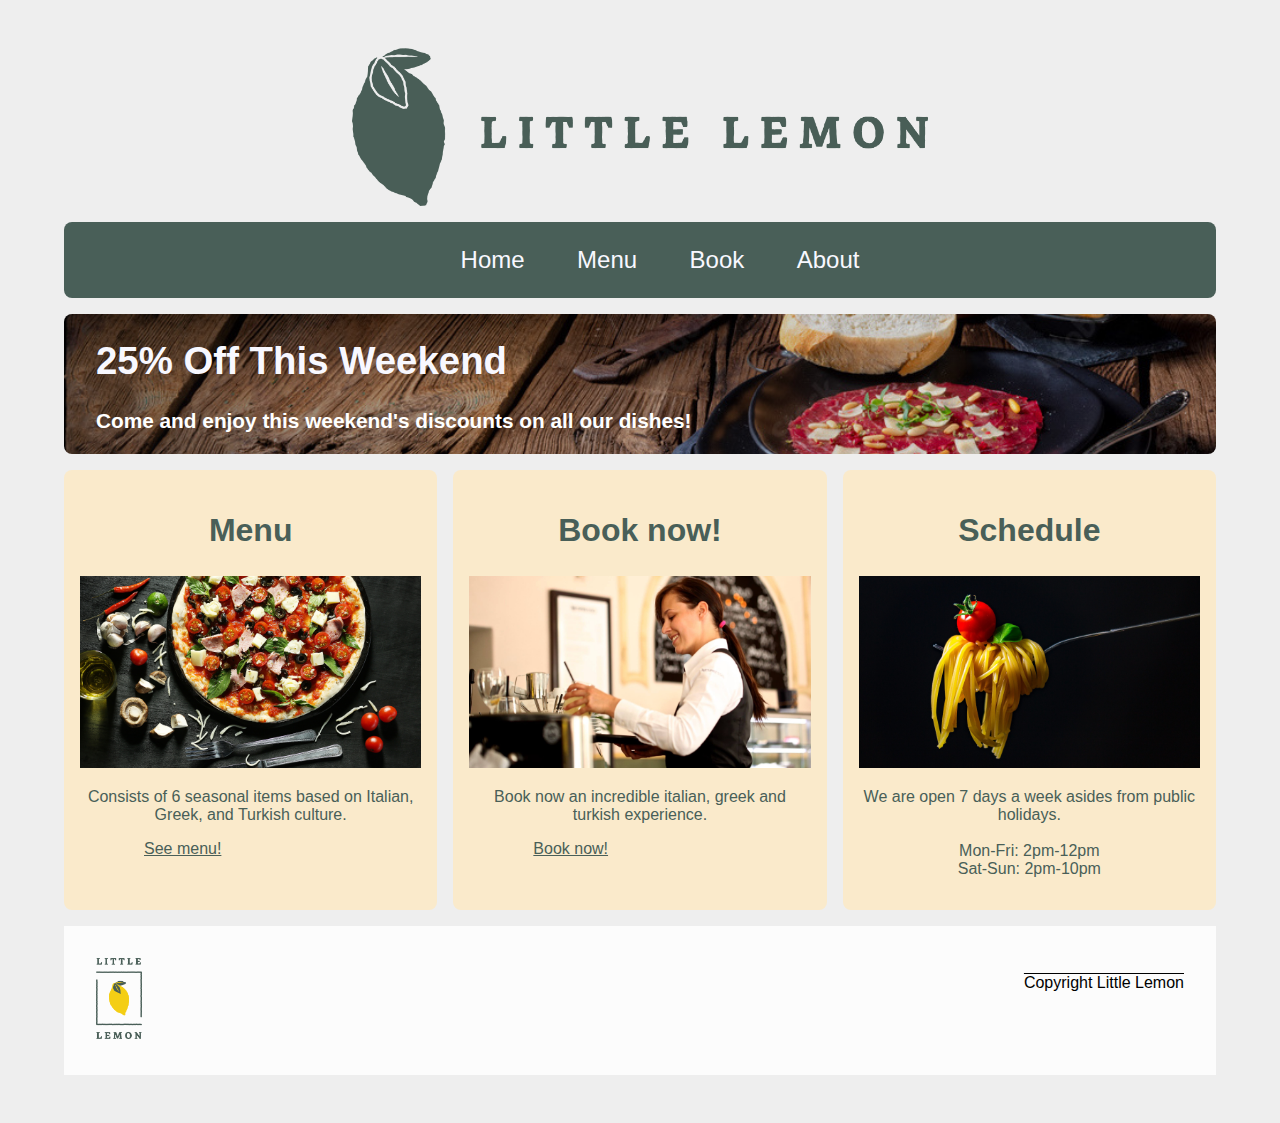
<file: index.html>
<!DOCTYPE html>
<html lang="en">
<head>
    <meta charset="UTF-8">
    <meta http-equiv="X-UA-Compatible" content="IE=edge">
    <meta name="viewport" content="width=device-width, initial-scale=1.0">
    <title>Little Lemon</title>

    <meta name="description" content="Webpage for the Little Lemon restaurant.">
    <meta name="author" content="Little Lemon restaurant">

    <link rel="stylesheet" href="styles.css">

</head>
<body>

    <header>
        <img src="Banner1.png" >
    </header>

    <nav>
        <ul>
            <li><a href="index.html">Home</a></li>
            <li><a href="menu.html">Menu</a></li>
            <li><a href="book.html">Book</a></li>
            <li><a href="about.html">About</a></li>
        </ul>
    </nav>

    <main>
        <section class="heading">
            <article>
                <h1>25% Off This Weekend</h1>
                <p>Come and enjoy this weekend's discounts on all our dishes!</p>
            </article>
        </section>

        <section class="heading2">
            <article class="article1">
                <h2>Menu</h2>
                <img class="img1" src="menu.jpeg">
                <p>Consists of 6 seasonal items based on Italian, Greek, and Turkish culture.</p>
                <a href="menu.html">See menu!</a>
            </article>
            <article class="article2">
                <h2>Book now!</h2>
                <img class="img2" src="reservation.jpeg">
                <p>Book now an incredible italian, greek and turkish experience.</p>
                <a href="book.html">Book now!</a>
            </article>
            <article class="article3">
                <h2>Schedule</h2>
                <img class="img3" src="aboutus.jpeg">
                <p>We are open 7 days a week asides from public holidays.<br><br>
                    Mon-Fri: 2pm-12pm<br>
                    Sat-Sun: 2pm-10pm</p>
            </article>
        </section>
    </main>

    <footer>
        <div class="little_logo">
            <img src="Name2.png">
        </div>
        <div class="copyright">
            <p>Copyright Little Lemon</p>
        </div>
    </footer>
</body>
</html>
</file>
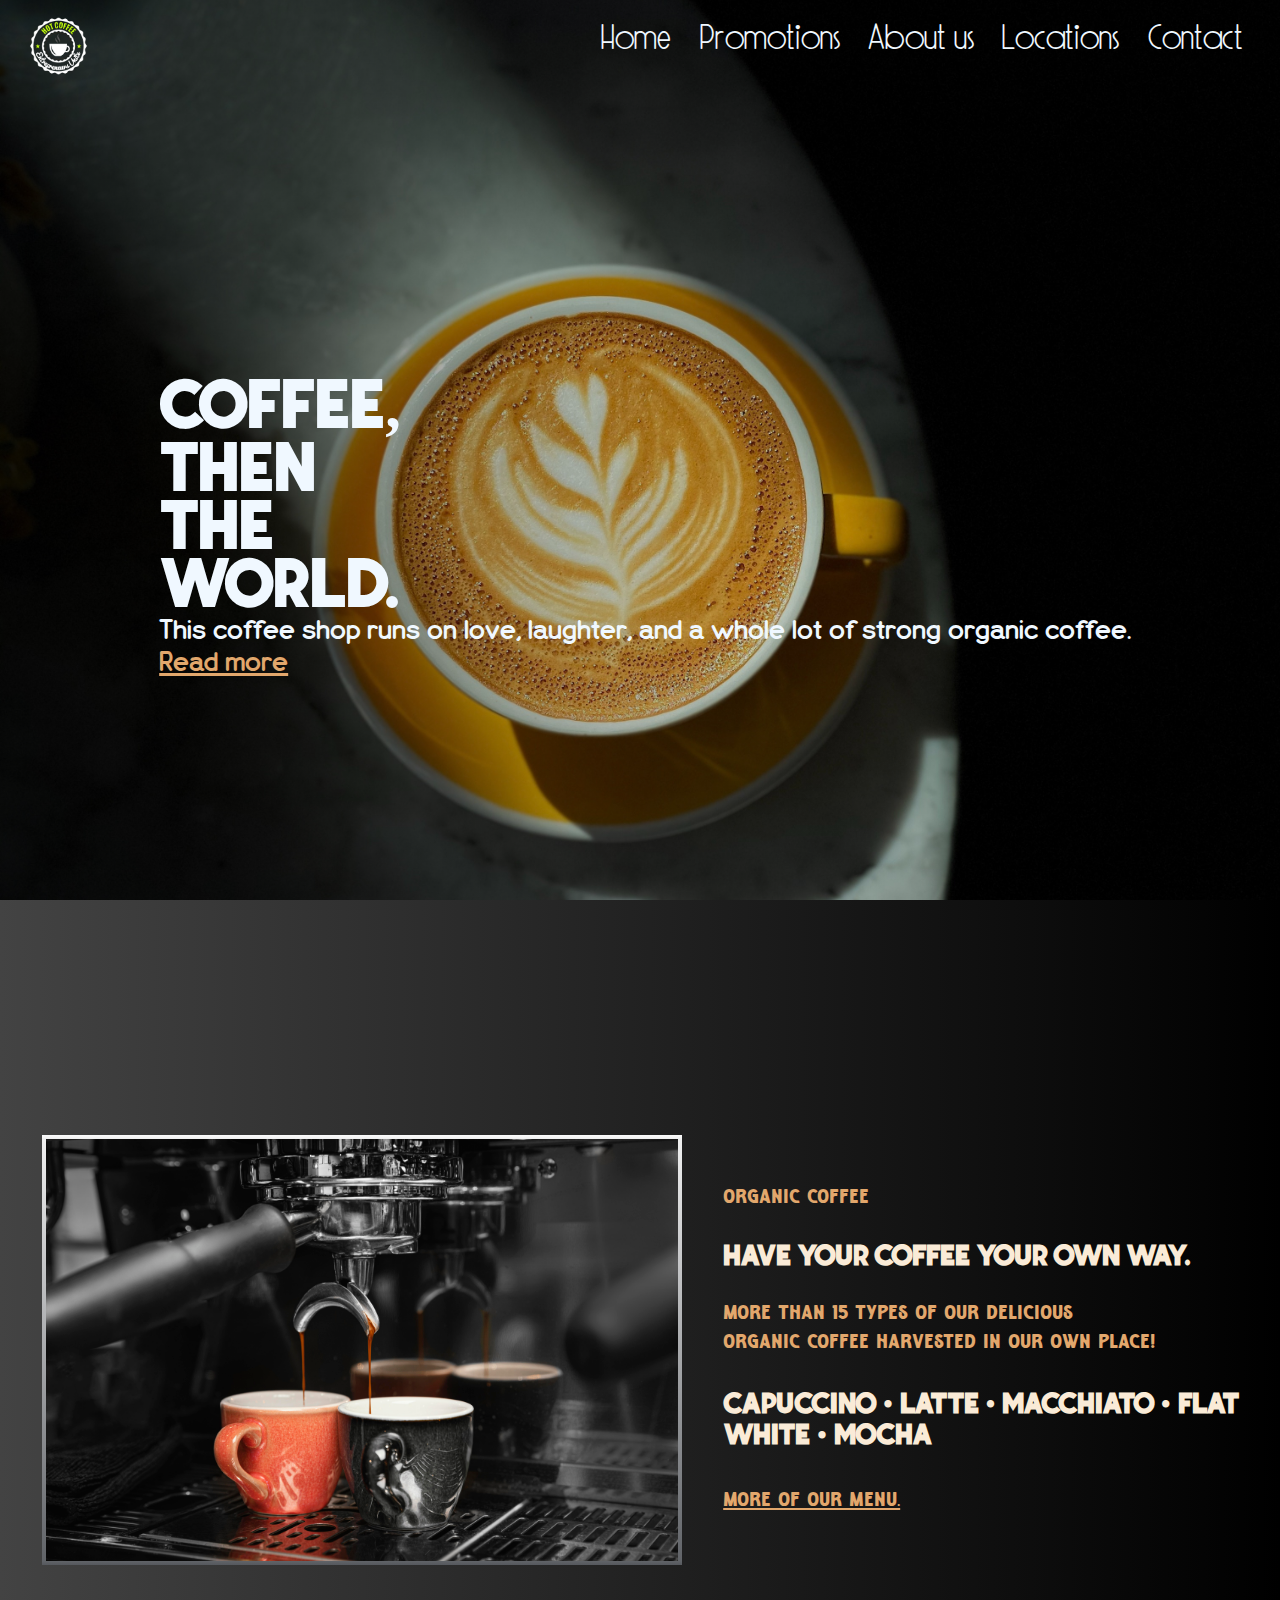
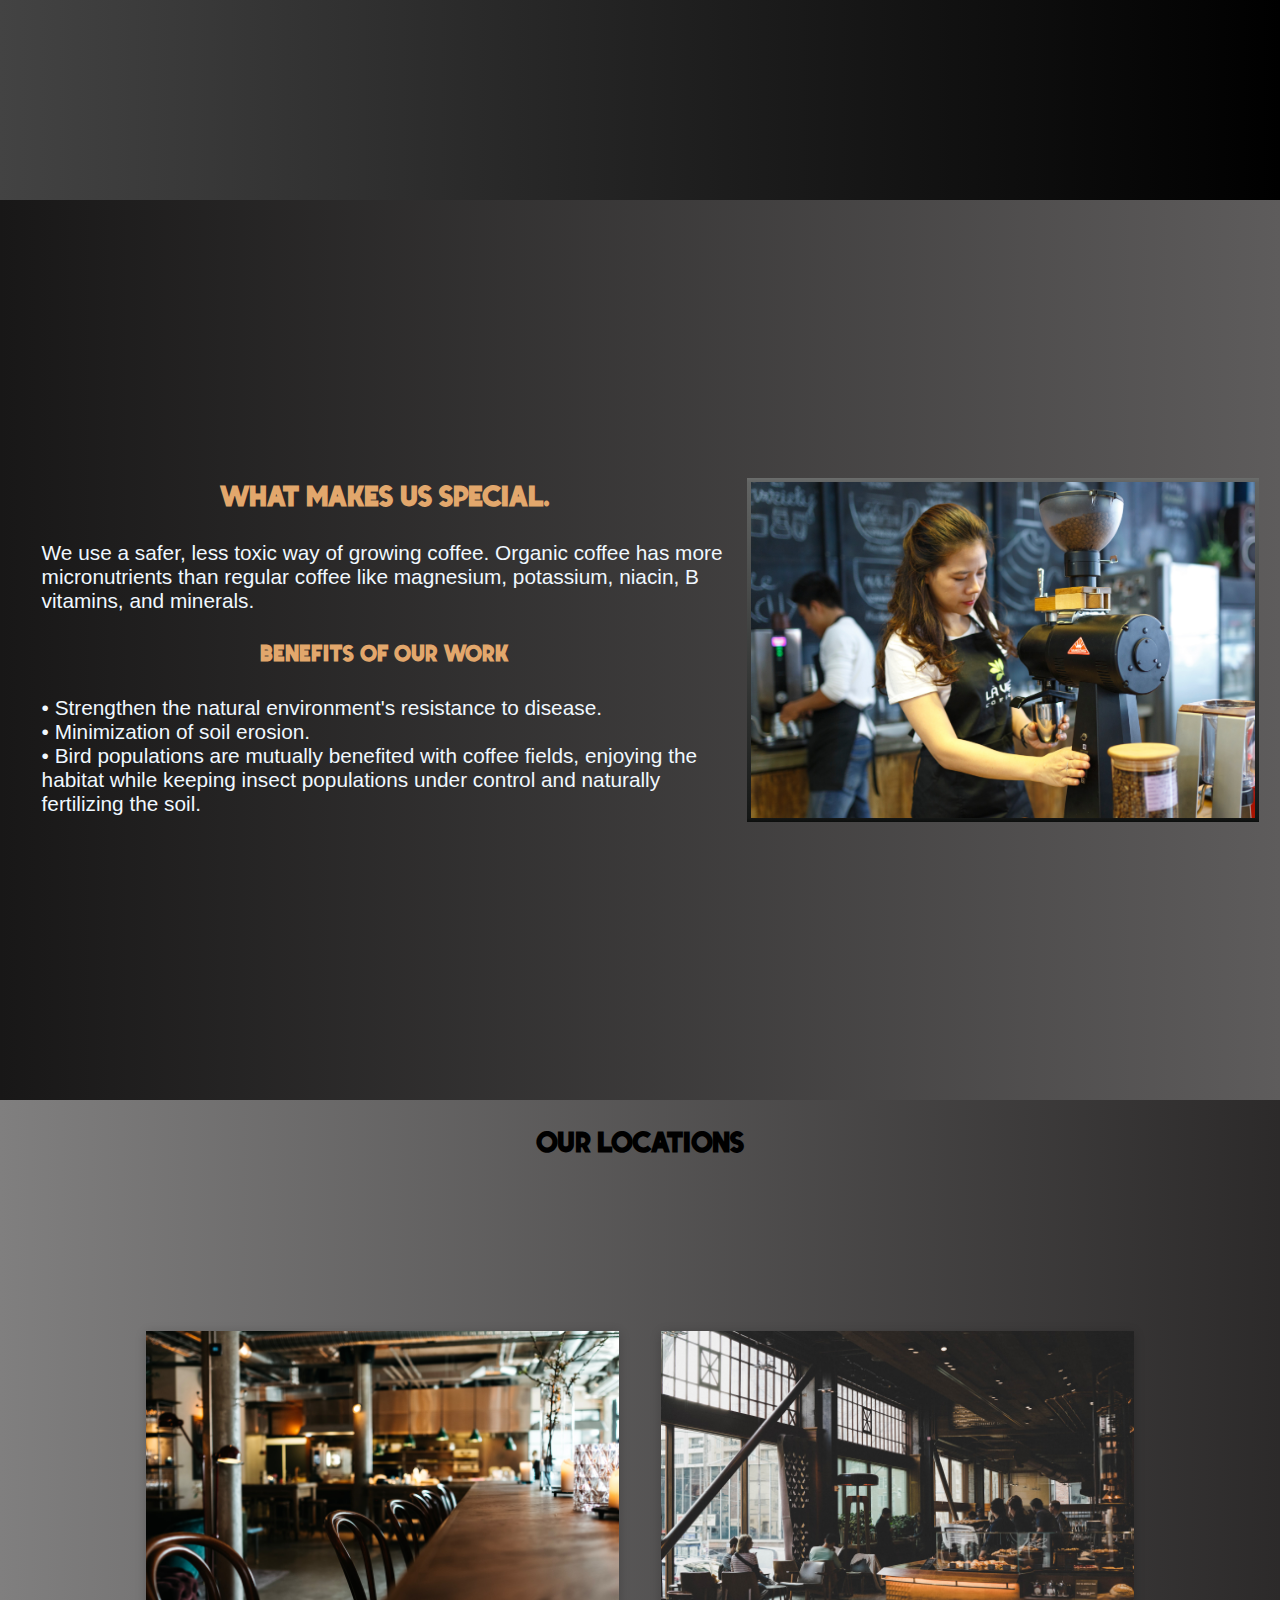
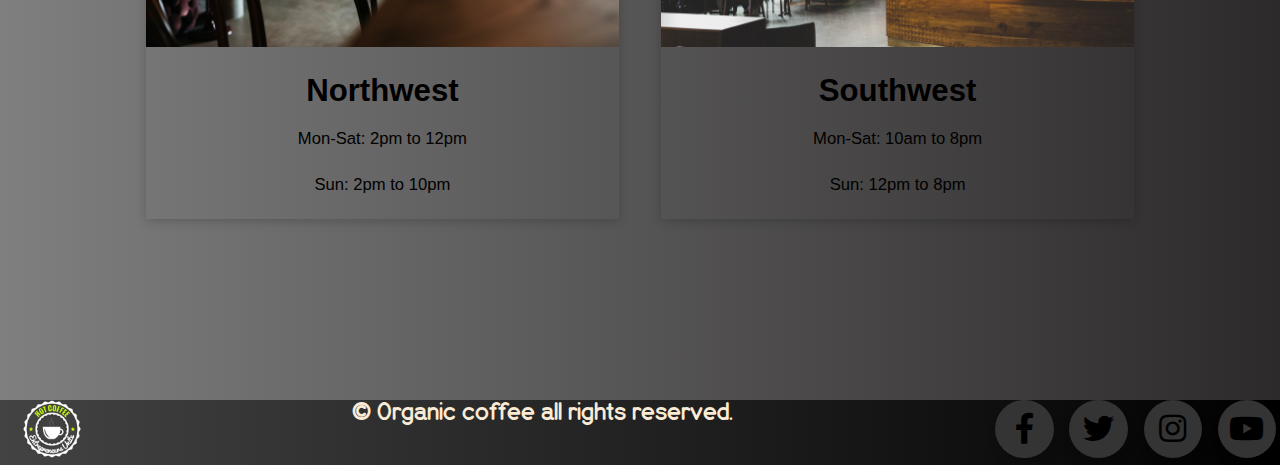
<file: cafe/index.html>
<!DOCTYPE html>
<html lang="en">
<head>
    <meta charset="UTF-8">
    <meta http-equiv="X-UA-Compatible" content="IE=edge">
    <meta name="viewport" content="width=device-width, initial-scale=1.0">
    <title>Organic Coffee</title>
    <link rel="stylesheet" href="styles.css">
</head>
<body>

    <main>
        
        <div class="container">
            <section class="banner">
                <header>
                    <img class="logo" src="logos/coffeelogo2.png">
                    <nav>
                        <ul>
                            <li><a href="#Home">Home</a></li>
                            <li><a href="#Promotions">Promotions</a></li>
                            <li><a href="#About">About us</a></li>
                            <li><a href="#Locations">Locations</a></li>
                            <li><a href="#Contact">Contact</a></li>
                        </ul>
                    </nav>
                </header>
                <section id="Home" class="title">
                    <div>
                    <h1>Coffee,<br> then<br> the<br> world.</h1>
                    <p>This coffee shop runs on love, laughter, and a whole lot of strong organic coffee.</p>
                    <a href="#" class="button">Read more</a>
                    </div>
                    </section>
            </section>
       </div>

    <div class="container">
        <section id="Promotions" class="promotions">
            <img class="card" src="logos/pour1.jpg">
            <div class="promotext">
                <p>Organic Coffee</p><br>
                <h1>Have your coffee your own way.</h1><br>
                <p>More than 15 types of our delicious<br> organic coffee harvested in our own place!</p><br>
                <h2> Capuccino • Latte • Macchiato • Flat white • Mocha</h2><br>
                <a href="#" class="button">More of our menu.</a>
            </div>
        </section>
    </div>

    <div class="container">
        <section id="About" class="about">
            <div class="promotext2">
            <h1>What makes us special.</h1><br>
            <p> We use a safer, less toxic way of growing coffee. Organic coffee has more micronutrients than regular coffee like magnesium, potassium, niacin, B vitamins, and minerals.</p><br>
            <h2>Benefits of our work</h2><br>
            <p>• Strengthen the natural environment's resistance to disease.</p>
            <p>• Minimization of soil erosion.</p>
            <p>• Bird populations are mutually benefited  with coffee fields, enjoying the habitat while keeping insect populations under control and naturally fertilizing the soil.</p>
        </div>
        <img class="card2" src="logos/aboutus.jpg">
        </section>
    </div>

    <div class="container">
        <section id="Locations" class="locations">
            <div class="promotext3">
            <h1>Our locations</h1>
            <div class="container2">
                <div class="content-section">
                    <div class="cardImage">
                         <img src="logos/location1.jpg">
                         <h2 class="zone">Northwest</h2>
                         <p>Mon-Sat: 2pm to 12pm</p>
                         <p>Sun: 2pm to     10pm</p>
                    </div>
                    <div class="cardImage">
                        <img src="logos/location2.jpg">
                        <h2 class="zone">Southwest</h2>
                        <p>Mon-Sat: 10am to 8pm</p>
                        <p>Sun: 12pm to 8pm</p>
                   </div>
                </div>
           </div>
        </section>
    </div>
    </main>
    <footer id="Contact">
        <div class="logoC">      <img src="logos/coffeelogo2.png">  </div>
        <div class="copyright">        <p>© Organic coffee all rights reserved.</p></div>
        <section>
        <div class="socials">  
            <link rel="stylesheet" href="https://cdnjs.cloudflare.com/ajax/libs/font-awesome/5.15.3/css/all.min.css"/>
             <div class="wrapper">
               <div class="button">
                  <div class="icon">
                     <i class="fab fa-facebook-f"></i>
                  </div>
                  <span>Facebook</span>
               </div>
               <div class="button">
                  <div class="icon">
                     <i class="fab fa-twitter"></i>
                  </div>
                  <span>Twitter</span>
               </div>
               <div class="button">
                  <div class="icon">
                     <i class="fab fa-instagram"></i>
                  </div>
                  <span>Instagram</span>
               </div>
               <div class="button">
                  <div class="icon">
                     <i class="fab fa-youtube"></i>
                  </div>
                  <span>YouTube</span>
               </div>
            </div></div>
        </section>


    </footer>
</body>
</html>
</file>
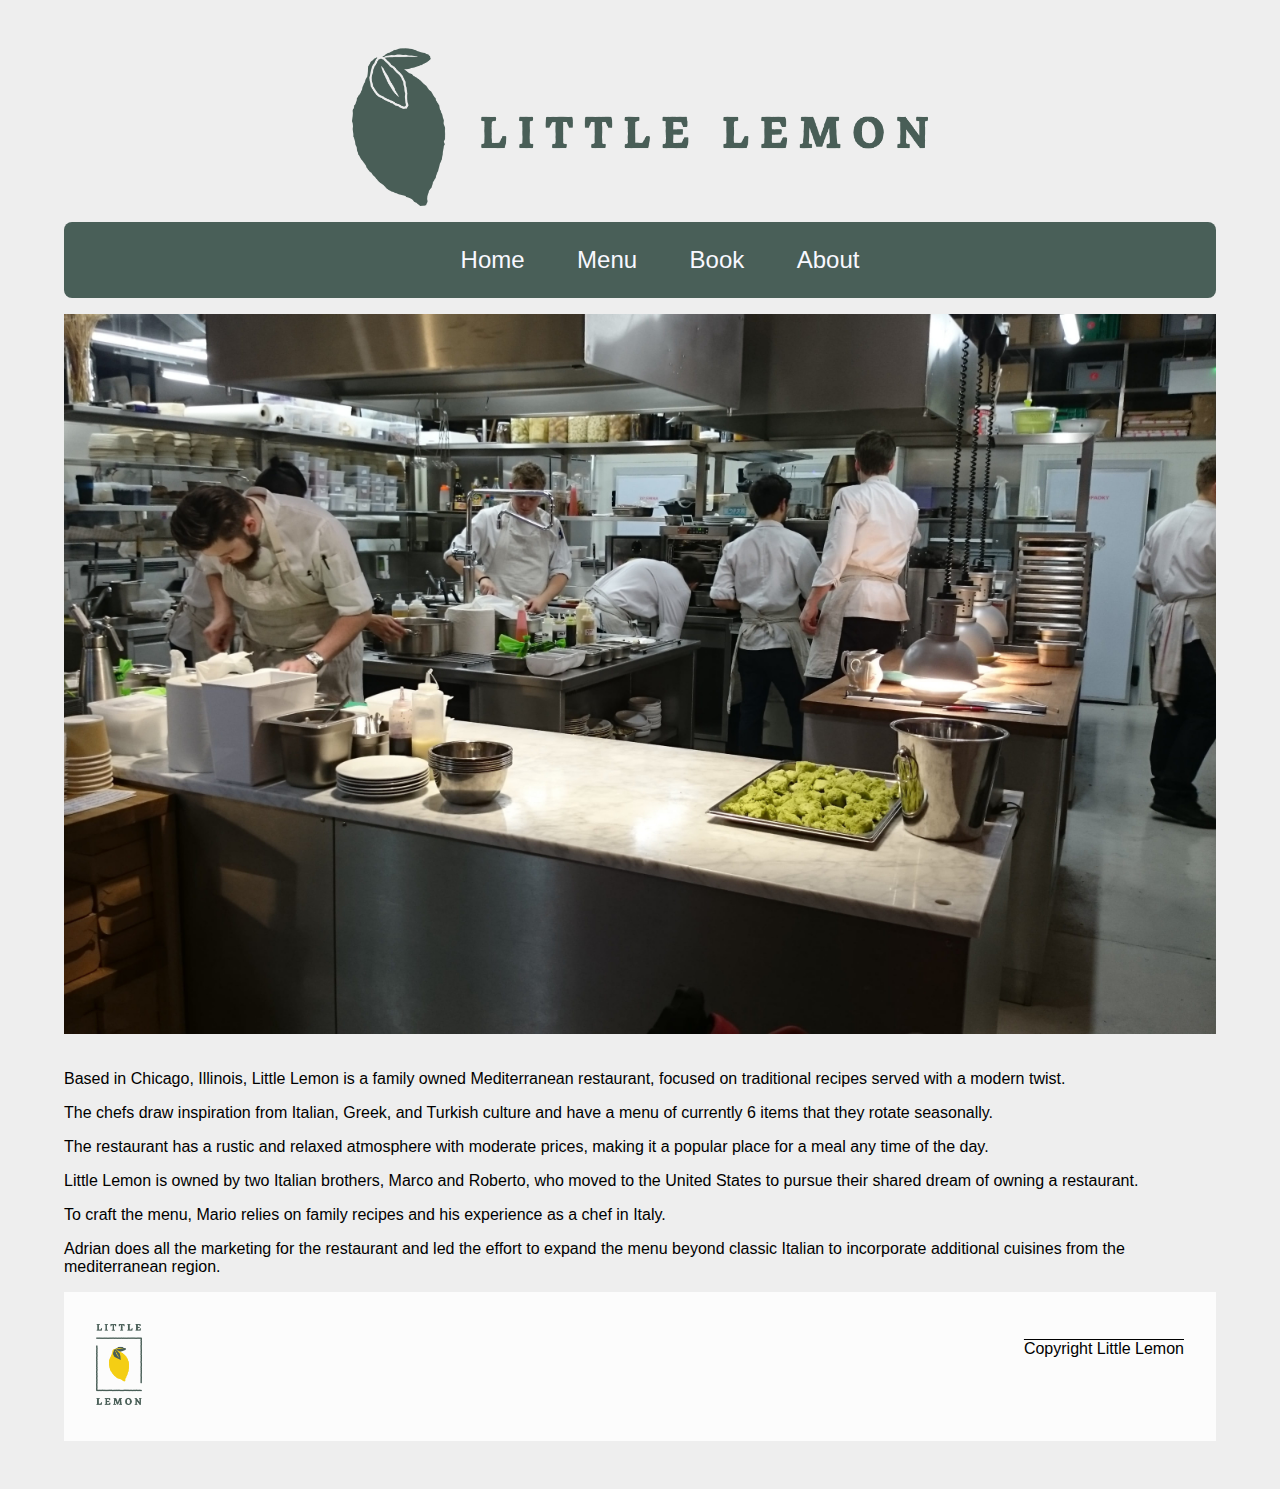
<file: about.html>
<!DOCTYPE html>
<html lang="en">
<head>
    <meta charset="UTF-8">
    <meta http-equiv="X-UA-Compatible" content="IE=edge">
    <meta name="viewport" content="width=device-width, initial-scale=1.0">
    <title>About us</title>
    <meta name="description" content="Webpage for the Little Lemon restaurant.">
    <meta name="author" content="Little Lemon restaurant">

    <link rel="stylesheet" href="styles.css">
</head>
<body>
    <header>
        <img src="Banner1.png" >
    </header>

    <nav>
        <ul>
            <li><a href="index.html">Home</a></li>
            <li><a href="menu.html">Menu</a></li>
            <li><a href="book.html">Book</a></li>
            <li><a href="about.html">About</a></li>
        </ul>
    </nav>

    <main>
        <section class="aboutpage">
            <article class="aboutimage">
                <img class="image" src="MenuItems/About.jpeg">
            </article>
            <article class="about">
                    <p>
                    Based in Chicago, Illinois, Little Lemon is a family owned Mediterranean restaurant, focused on traditional recipes served with a modern twist.
                    </p>
                    <p>
                    The chefs draw inspiration from Italian, Greek, and Turkish culture and have a menu of currently 6 items that they rotate seasonally.
                    </p>
                    <p>
                    The restaurant has a rustic and relaxed atmosphere with moderate prices, making it a popular place for a meal any time of the day.
                    </p>
                    <p>
                    Little Lemon is owned by two Italian brothers, Marco and Roberto, who moved to the United States to pursue their shared dream of owning a restaurant.
                    </p>
                    <p>
                    To craft the menu, Mario relies on family recipes and his experience as a chef in Italy.
                    </p>
                    <p>
                    Adrian does all the marketing for the restaurant and led the effort to expand the menu beyond classic Italian to incorporate additional cuisines from the mediterranean region.
                    </p>
            </article>
        </section>
    </main>

    <footer>
        <div class="little_logo">
            <img src="Name2.png">
        </div>
        <div class="copyright">
            <p>Copyright Little Lemon</p>
        </div>
    </footer>
</body>
</html>
</file>
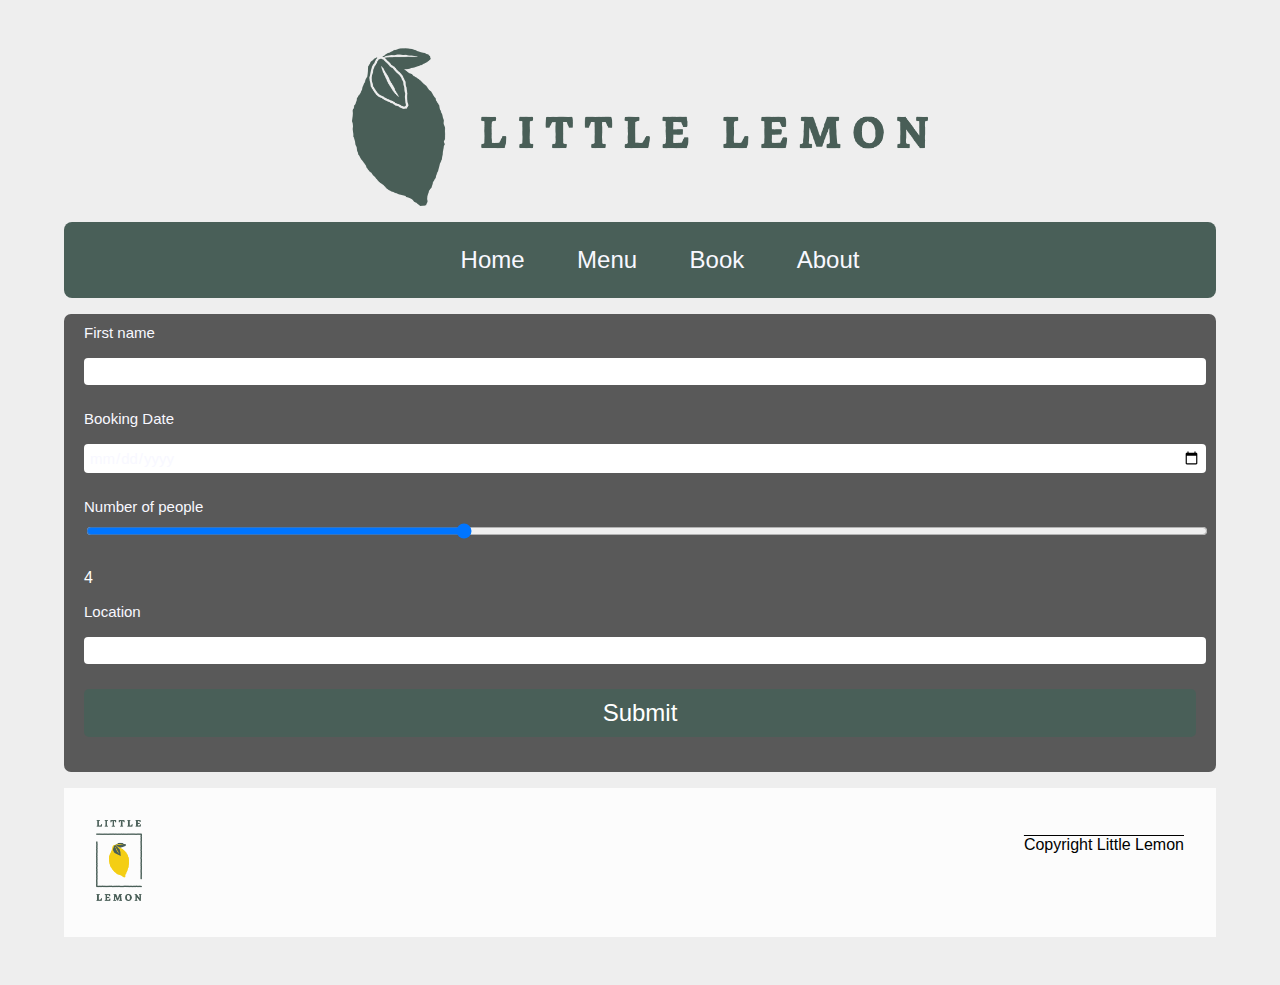
<file: book.html>
<!DOCTYPE html>
<html lang="en">
<head>
    <meta charset="UTF-8">
    <meta http-equiv="X-UA-Compatible" content="IE=edge">
    <meta name="viewport" content="width=device-width, initial-scale=1.0">
    <title>Book a table</title>
    <meta name="description" content="Webpage for the Little Lemon restaurant.">
    <meta name="author" content="Little Lemon restaurant">

    <link rel="stylesheet" href="styles.css">
</head>
<body>
    <header>
        <img src="Banner1.png" >
    </header>

    <nav>
        <ul>
            <li><a href="index.html">Home</a></li>
            <li><a href="menu.html">Menu</a></li>
            <li><a href="book.html">Book</a></li>
            <li><a href="about.html">About</a></li>
        </ul>
    </nav>

    <main>
        <section class="form">
            <article>
        <form method="POST" id="contact-form">
            <div>
                <label for="first_name">First name</label><br>
                <p></p>
                <input type="text" id="first_name" name="first_name" required>
            </div>
            <div>
                <label for="booking_date">Booking Date</label>
                <p></p>
                <input type="date" id="booking_date" name="booking_date" required>
              </div>
              <div>
                <label for="booking_people">Number of people</label>
                <input type="range" id="booking_people" name="booking_people" min="1" max="10" value="4"
                oninput="this.nextElementSibling.value = this.value"> 
                <output class="people">4</output>
                <p></p>
                <p></p>
              </div>
              <div>
                <label for="booking_location">Location</label>
                <p></p>
                <input id="booking_location" name="booking_location" list="locations" required>
                <datalist id="locations">
                  <option value="Downtown"></option>
                  <option value="Uptown"></option>
                </datalist>
               </div>
              <div>      
                <button type="submit">Submit</button>     
              </div>
            </article>

        </form>
        </section>
    </main>
    
    <footer>
        <div class="little_logo">
            <img src="Name2.png">
        </div>
        <div class="copyright">
            <p>Copyright Little Lemon</p>
        </div>
    </footer>
</body>
</html>
</file>
<file: styles.css>
body{
    background-color: #EEEEEE;
    font-family:'Lucida Sans', 'Lucida Sans Regular', 'Lucida Grande', 'Lucida Sans Unicode', Geneva, Verdana, sans-serif;
    margin-top: 3rem;
    margin-bottom: 3rem;
    margin-left: 5%;
    margin-right: 5%;
}

h1{
    font-size: 3rem;
}

h2{
    font-size: 2rem;
}

header > img {
    display: block;
    margin-left: auto;
    margin-right: auto;
    max-width: 50%;
    height: auto;
}

nav ul {
    list-style: none;
    text-align: center;
    background-color: #495F58;
    border-radius: .5rem;
}

nav li {
    display: inline-block;
    margin: 1.5rem;
    font-family:'Lucida Sans', 'Lucida Sans Regular', 'Lucida Grande', 'Lucida Sans Unicode', Geneva, Verdana, sans-serif
}

li a{
    color: #F8F8FF;
    text-decoration: none;
    font-size: 1.5rem;
    transition: color .2s ease-in-out, box-shadow .5s ease-in-out;
}

li a:hover{
    box-shadow: inset 100px 0 0 0 #6e8f84;
}

section {
    display: flex;
}

article {
    flex: 1;
}

footer{
    display:flex;
    flex-wrap: wrap;
    justify-content: center;
}

footer div{
    background-color: #FCFCFC;
    flex: 1;
}

footer div img {
    max-width: 8%;
    height: auto;
}

article > h1 {
    color: #F8F8FF;
    padding-left: 2rem;
    text-align: left;
    font-family:'Lucida Sans', 'Lucida Sans Regular', 'Lucida Grande', 'Lucida Sans Unicode', Geneva, Verdana, sans-serif;
    font-size:2.4rem;
}

.heading p{
    color: #ffffff;
    padding-left: 2rem;
    text-align: left;
    font-family:'Lucida Sans', 'Lucida Sans Regular', 'Lucida Grande', 'Lucida Sans Unicode', Geneva, Verdana, sans-serif;
    font-size: 1.3rem;
    font-weight: bold;
}

article > h2 {
    text-align: center;
    color: #495F58;
}

article > h3 {
    text-align: center;
    color: #ffffff;
    font-family:'Lucida Sans', 'Lucida Sans Regular', 'Lucida Grande', 'Lucida Sans Unicode', Geneva, Verdana, sans-serif;
    font-size: 1.5rem;  
}

.heading2 p{
    color: #495F58;
    text-align: center;
}

.heading2 a{
    color: #495F58;
    margin-left: 4rem;
    transition: color .3s ease-in-out, box-shadow .3s ease-in-out;
}

.heading2 a:hover{
    box-shadow: inset 100px 0 0 0 #6e8f84;
    color: white;
}

.heading{
    background: linear-gradient(to right, rgb(0 0 0 / 0.5), rgb(0 0 0 / 0)), url("carpaccio2.jpeg");
    background-repeat:no-repeat;
    background-size: cover;
    border-radius: .5rem;
}

.headingMenu{
    background: linear-gradient(to right, rgb(0 0 0 / 0.5), rgb(0 0 0 / 0)), url("MenuItems/BannerMenu.jpg");
    background-repeat:no-repeat;
    background-size: cover;
    border-radius: .5rem;
}

.Menutitle{
    color: #ffffff;
    text-align: center;
    font-weight:bolder;
    font-family:'Lucida Sans', 'Lucida Sans Regular', 'Lucida Grande', 'Lucida Sans Unicode', Geneva, Verdana, sans-serif; 
}

.menuItems{
    flex-wrap: wrap;
    column-gap: 1rem;
    row-gap: 1rem;
}

.image{
    max-width: 100%;
    height: auto;
} 

.item{
    background-color: #495F58;
    margin-top: 1rem;
    margin-bottom: 1rem;
}

.item > p{
    color:#EEEEEE;
    text-align: center;
}

.price{
    font-style: oblique;
    font-weight: bold;
    font-size: 1.2rem;
}

.heading2{
    align-items: stretch;
    flex-wrap: wrap;
}

.article1{
    background-color: #FAEACB;
    border-radius: .5rem;
    margin: 1rem 0;
    padding: 1rem;
}

.article2{
    background-color: #FAEACB;
    border-radius: .5rem;
    margin: 1rem;
    padding: 1rem;
}

.article3{
    background-color: #FAEACB;
    border-radius: .5rem;
    margin: 1rem 0;
    padding: 1rem;
}

.img1{
    max-width: 100%;
    height: auto;
}

.img2{
    max-width: 100%;
    height: auto;
}

.img3{
    max-width: 100%;
    height: auto;
}

.little_logo img{
    padding: 2rem;
}

.copyright p{
    padding: 2rem;
    text-align: right;
    text-decoration: overline;
}

.aboutimage > img{
    padding-bottom: 1rem;
}

#contact-form {
    background-color:rgba(72,72,72,0.9);
    padding: 10px 20px 30px 20px;
    max-width:100%;
    min-height: auto;
    border-radius:7px;
    -webkit-border-radius:7px;
    -moz-border-radius:7px;
    flex-direction: row;
    flex-wrap: wrap;
}
 #contact-form input,   
 #contact-form select,   
 #contact-form textarea,   
 #contact-form label { 
    color: #F8F8FF;
    font-size: 15px;  
    margin-bottom: 2px;
    font-family:'Lucida Sans', 'Lucida Sans Regular', 'Lucida Grande', 'Lucida Sans Unicode', Geneva, Verdana, sans-serif; 
 } 
 #contact-form input,   
 #contact-form select,   
 #contact-form textarea { 
    width:100%;
    background: #fff;
    border: 0; 
    -moz-border-radius: 4px;  
    -webkit-border-radius: 4px;  
    border-radius: 4px;
    margin-bottom: 25px;  
    padding: 5px;  
 }  
 #contact-form input:focus,   
 #contact-form select:focus,   
 #contact-form textarea:focus {  
    background-color: #E5E6E7; 
 }  
 #contact-form textarea {
    width:100%;
    height: 150px;
 }
 #contact-form button[type="submit"] {
    cursor:pointer;
    width:100%;
    border:none;
    background: #495F58;
    background-image:linear-gradient(bottom, #495F58 0%, #495F58 52%);
    background-image:-moz-linear-gradient(bottom, #495F58 0%, #495F58 52%);
    background-image:-webkit-linear-gradient(bottom, #495F58 0%, #495F58 52%);
    color:#fff;
    margin:0 0 5px;
    padding:10px;
    border-radius:5px;
    font-size: 1.5rem;
 }
 #contact-form button[type="submit"]:hover {
    background-image:linear-gradient(bottom, #59cda8 0%, #59cda8 52%);
    background-image:-moz-linear-gradient(bottom, #59cda8 0%, #59cda8 52%);
    background-image:-webkit-linear-gradient(bottom, #59cda8 0%, #59cda8 52%);
    -webkit-transition:background 0.3s ease-in-out;
    -moz-transition:background 0.3s ease-in-out;
    transition:background-color 0.3s ease-in-out;
 }
 #contact-form button[type="submit"]:active {
    box-shadow:inset 0 1px 3px rgba(0,0,0,0.5);
 }
 input:required, textarea:required {  
    box-shadow: none;
    -moz-box-shadow: none;  
    -webkit-box-shadow: none;  
    -o-box-shadow: none;  
 } 
 #contact-form .required {  
    font-weight:bold;  
    color: #E5E6E7;      
 }
 
 /* Hide success/failure message
    (especially since the php is missing) */
 #failure, #success {
    color: #6EA070; 
    display:none;  
 }
 
 /* Make form look nice on smaller screens */
 @media only screen and (max-width: 580px) {
    #contact-form{

    }
 }

 .form{
    flex-direction: column;
    margin-left: 0rem;
    margin-right: 0rem;
    padding-bottom: 1rem;
 }

 .people{
    color: white;
 }
 
 .aboutpage{
    flex-direction: column;
    flex-wrap: wrap;
 }
</file>
<file: cafe/styles.css>
@font-face {
    font-family: "CoffeeBreak";
    src: url(fonts/Coffeebreak.ttf) format('truetype');
}

@font-face {
    font-family: "BeautyDiary";
    src: url(fonts/BeautyDiary.otf) format('truetype');
}

@font-face {
    font-family: "CoffeeLate";
    src: url(fonts/Coffee\ Latte.ttf) format('truetype');
}

@font-face {
    font-family: "Kafeine";
    src: url(fonts/KAFEINE\ Personal\ Use.ttf) format('truetype');
}

@font-face {
    font-family: "Arinoe";
    src: url(fonts/Arinoe.ttf) format('truetype');
}

@font-face {
    font-family: "Corona";
    src: url(fonts/CoronaRealDemoRegular.ttf) format('truetype');
}

@font-face {
    font-family: "Espresso";
    src: url(fonts/EspressoDolce.ttf) format('truetype');
}

@import url('https://fonts.googleapis.com/css2?family=Righteous&display=swap');
@import url('https://fonts.googleapis.com/css2?family=Lato:wght@300&display=swap');

*{
    padding: 0;
    margin: 0;
    font-family:'Gill Sans', 'Gill Sans MT', Calibri, 'Trebuchet MS', sans-serif;
    font-size: 1.3rem;
    box-sizing: border-box;
}

html, body{
    scroll-behavior: smooth;
}

header{
    display:flex;
    justify-content: flex-end;
    align-items: center;
    padding: .8rem .8rem 0 .8rem;
}

header li{
    display: inline-block;
    text-decoration: none;
    list-style: none;
}

header a{
    text-decoration: none;
    color: aliceblue;
    margin-right: 1rem;
    font-family: "Corona";
    transition: all 0.3s ease 0s;
    
}

.logo{
    margin-right: auto;
    max-width: 4rem;
    height: auto;
}

header a:hover{
    color:rgb(182, 247, 62);
}

.container{
    display:grid;
    grid-template-rows: 100vh;
    grid-auto-rows: auto;
    align-items: center;
    justify-items: center;
}

.banner{
    background: linear-gradient(to right, rgb(0 0 0 / 0.5), rgb( 0 0 0 / 0)),url(logos/cup3.jpg);
    background-size: cover;
    background-position: center;
    height: 100vh;
    width: 100vw;
}



.title h1{
    color: aliceblue;
    font-family: "Kafeine";
    font-size: 3rem;
}
.title  p{
    font-family: "Espresso";
    color: aliceblue;
    font-size: 1.5rem;
    align-items: center;
    justify-items: center;
}

.title a{
    color: #e2a76c;
    font-family: "Espresso";
    font-size: 1.5rem;
    transition: all 0.3s ease 0s;
}

.title a:hover{
    color: #d87614;
    font-size: 2rem;
}

.title{
    display: grid;
    grid-template-rows: 100vh;
    align-items: center;
    justify-items: center;
    padding: 0 0 0 .5rem;
}

.promotions{
    display:flex;
    background-image: linear-gradient(to right, #434343 0%, black 100%);
    background-size: cover;
    background-position: center;
    height: 100vh;
    width: 100vw;
}

.promotext{
    align-self: center;
    padding-left: 2rem;
    overflow-wrap: break-word;
}

.promotext p{
    color: #e2a76c;
    font-size: 1.3rem;
    font-family: "Arinoe";
}

.promotext h1{
    color: antiquewhite;
    font-family: "Kafeine";
}

.promotext h2{
    color: antiquewhite;
    font-family: "Kafeine";
}

.promotext a{
    color: #e2a76c;
    font-size: 1.3rem;
    font-family: "Arinoe";
    transition: all 0.3s ease 0s;
}

.promotext a:hover{
    color: #d87614;
    font-size: 2rem;
}
.card{
    max-width: 50%;
    max-height: auto;
    align-self: center;
    margin-left: 2rem;
    border-image: linear-gradient(#FBFBFB, #55585D) 30;
    border-width: 4px;
    border-style: solid;
}

.about{
    display:flex;
    background-color: #1f3a31;
    background-image: linear-gradient(to left, #5e5c5c 0%, rgb(24, 23, 23) 100%);
    background-size: cover;
    background-position: center;
    height: 100vh;
    width: 100vw;

}

.about h1{
    color:  #e2a76c;
    align-self: center;
    justify-self: center;
    font-family: "Kafeine";
}

.about h2{
    font-size: 1rem;
    color:  #e2a76c;
    align-self: center;
    justify-self: center;
    font-family: "Kafeine";
}

.about p{
    font-family:Arial, Helvetica, sans-serif;
    color: aliceblue;
    font-size: 1rem;
}


.promotext2{
    align-self: center;
    padding-left: 2rem;
    overflow-wrap: break-word;
}

.card2{
    max-width: 40%;
    max-height: auto;
    margin-left: 1rem;
    margin-right: 1rem;
    align-self: center;
    border-image: linear-gradient(#6b6d6c, #0c0e0d) 30;
    border-width: 4px;
    border-style: solid;
}


.locations{
    display:flex;
    flex-direction: column;
    background-image: linear-gradient(to right, #807f7f 0%, rgb(44, 42, 42) 100%);
    background-size: cover;
    background-position: center;    
    height: 100vh;
    width: 100vw;
}

.promotext3{
    display: flex;
    flex-direction: column;
}
.locations h1{
    color: rgb(0, 0, 0);
    margin-top: 1.5rem;
    margin-bottom: -1.5rem;
    font-family:"Kafeine";
    align-self: center;
}

.card3{
    max-width: 50%;
    height: auto;
    margin: 2rem 2rem 0;
    align-self: center;
    border-image: linear-gradient(#437D6A, #058951) 30;
    border-width: .25rem;
    border-style: solid;
}

.container2{
   width:100%;
   min-height: 100vh;
   display: flex;
   justify-content: center;
   align-items: center;
   padding:0 6rem;
}

.content-section{
    display: flex;
    justify-content: center;
    align-items: center;
    text-align: center;
}

.content-section .cardImage{
    flex:1;
    margin:1rem 1rem;
    box-shadow: 0 .12rem .5rem 0 rgba(0,0,0,0.2);
}

.content-section img{
    max-width: 100%;
    height: auto;
}

.content-section .cardImage h2{
margin:.9rem 0;
font-size: 1.5rem;
color: #000000;
font-family: sans-serif;
}

.content-section .cardImage p{
font-size: .8rem;
Line-height: 1.5;
padding: 0 .6rem;
margin-bottom: 1rem;
}

footer{
    width: 100vw;
    display:flex;
    justify-content: space-between;
    flex-wrap: wrap;
    background-image: linear-gradient(to right, #434343 0%, black 100%);
    padding-left: .5rem;
}

.logoC img{
    max-width: 4rem;
    height: auto;
}
footer .copyright p{
    font-family:  "Espresso";
    color:antiquewhite;
}

footer .socials{
    justify-content: flex-end;
}

@media only screen and (max-width: 600px) {
    .banner a{
        font-size: .6rem;
    }
    .promotions {
      flex-direction: column;
    }
    .promotext2 p{
        font-size: .8rem;
    }
    .promotext2 h1{
        font-size: 1rem;
    }
    .promotext2 h2{
        font-size: 1rem;
    }

    .promotext3 h1{
        font-size: .8rem;
    }

    .content-section .cardImage h2{
        font-size: 1rem;
        }
        
        .content-section .cardImage p{
        font-size: .8rem;
        }
    .about{
        flex-direction: column;
    }
    .card{
        margin-left: 0;
        margin-bottom: 1rem;
        margin-top: 1rem;
        align-self: center;
    }

    .card2{
        margin: 1rem 0 1rem;
    }

    .promotext2{
        margin: 1rem;
    }
    .promotext p{
        font-size: 1rem;
    }
    
    .promotext h1{
        font-size: 1rem;
    }
    
    .promotext h2{
        font-size: 1rem;
    }
    
    .promotext a{
        font-size: 1rem;
    }
    .title h1{
        font-size: 1.8rem;
    }
    .title  p{
        font-size: 1.2rem;
    }
    
    .title a{
        font-size: 1.2rem;
    }

    .container2{
        width:45%;
        margin-left: 7rem;
    }
    footer{
        flex-direction: column;
        align-content: center;
    }
  }



.wrapper .button{
  display: inline-block;
  height: 2.8rem;
  width: 2.8rem;
  margin: 0 .2rem;
  overflow: hidden;
  background: #343434;
  border-radius: 2.75rem;
  cursor: pointer;
  box-shadow: 0 .4rem .4rem rgba(0,0,0,0.1);
  transition: all 0.3s ease-out;
}
.wrapper .button:hover{
  width: 8rem;
}
.wrapper .button .icon{
  display: inline-block;
  height: 2.8rem;
  width: 2.8rem;
  text-align: center;
  border-radius: 2.5rem;
  box-sizing: border-box;
  line-height: 2.5rem;
  transition: all 0.3s ease-out;
}
.wrapper .button:nth-child(1):hover .icon{
  background: #4267B2;
}
.wrapper .button:nth-child(2):hover .icon{
  background: #1DA1F2;
}
.wrapper .button:nth-child(3):hover .icon{
  background: #E1306C;
}
.wrapper .button:nth-child(4):hover .icon{
    background: #ff0000;
  }

.wrapper .button .icon i{
  font-size: 1.5rem;
  line-height: 2.8rem;
  transition: all 0.3s ease-out;
}
.wrapper .button:hover .icon i{
  color: #fff;
}
.wrapper .button span{
  font-size: .95rem;
  font-weight: 500;
  line-height: 2.8rem;
  margin-left: .3rem;
  transition: all 0.3s ease-out;
}
.wrapper .button:nth-child(1) span{
  color: #4267B2;
}
.wrapper .button:nth-child(2) span{
  color: #1DA1F2;
}
.wrapper .button:nth-child(3) span{
  color: #E1306C;
}
.wrapper .button:nth-child(4) span{
    color: #ff0000;
  }
</file>
